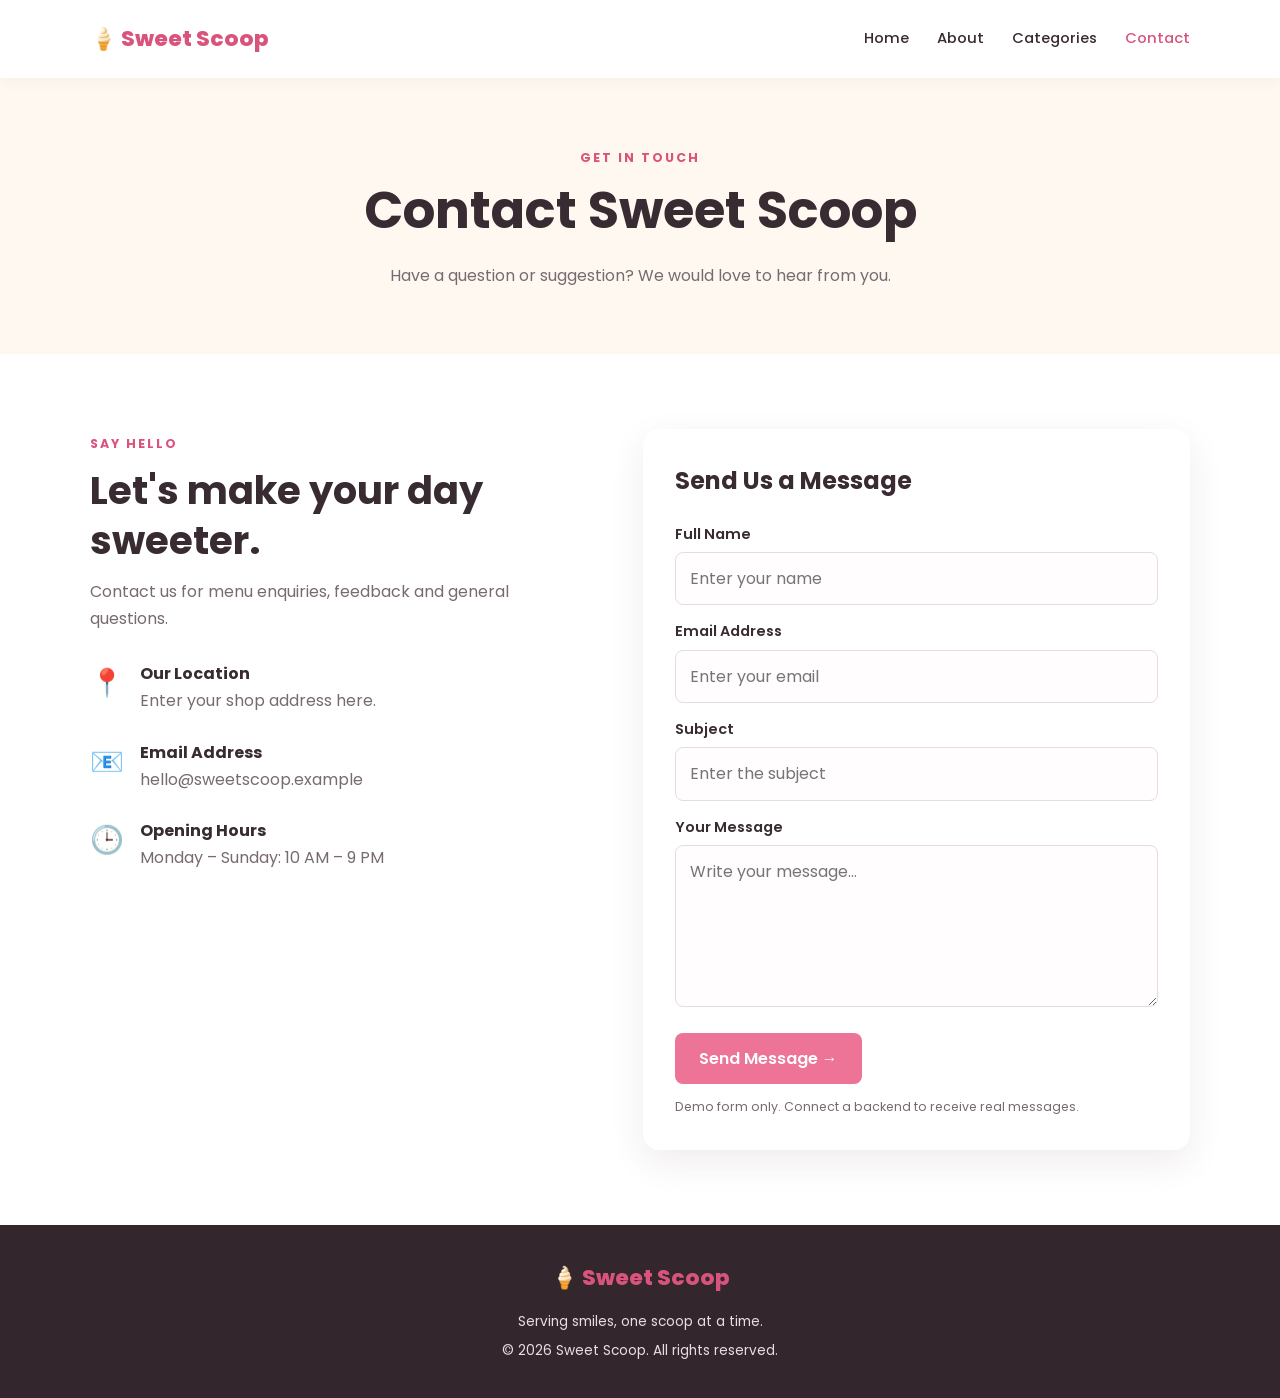
<file: contact.html>
<!DOCTYPE html>
<html lang="en">
<head>
  <meta charset="UTF-8">
  <meta name="viewport" content="width=device-width, initial-scale=1.0">
  <title>Contact | Sweet Scoop</title>
  <link rel="stylesheet" href="style.css">
  <script src="script.js" defer></script>
</head>
<body>
  <header class="navbar">
    <a class="logo" href="index.html">🍦 Sweet Scoop</a>
    <button class="menu-toggle" aria-label="Toggle navigation" aria-expanded="false">☰</button>
    <nav class="nav-links">
      <a href="index.html">Home</a>
      <a href="about.html">About</a>
      <a href="categories.html">Categories</a>
      <a class="active" href="contact.html">Contact</a>
    </nav>
  </header>

  <main>
    <section class="page-banner">
      <span class="eyebrow">GET IN TOUCH</span>
      <h1>Contact Sweet Scoop</h1>
      <p>Have a question or suggestion? We would love to hear from you.</p>
    </section>

    <section class="contact-section">
      <div class="contact-details">
        <span class="eyebrow">SAY HELLO</span>
        <h2>Let's make your day sweeter.</h2>
        <p>Contact us for menu enquiries, feedback and general questions.</p>

        <div class="contact-item">
          <span>📍</span>
          <div><h3>Our Location</h3><p>Enter your shop address here.</p></div>
        </div>
        <div class="contact-item">
          <span>📧</span>
          <div><h3>Email Address</h3><p>hello@sweetscoop.example</p></div>
        </div>
        <div class="contact-item">
          <span>🕒</span>
          <div><h3>Opening Hours</h3><p>Monday – Sunday: 10 AM – 9 PM</p></div>
        </div>
      </div>

      <form class="contact-form" id="contact-form">
        <h2>Send Us a Message</h2>

        <label for="name">Full Name</label>
        <input id="name" name="name" type="text" placeholder="Enter your name" required>

        <label for="email">Email Address</label>
        <input id="email" name="email" type="email" placeholder="Enter your email" required>

        <label for="subject">Subject</label>
        <input id="subject" name="subject" type="text" placeholder="Enter the subject" required>

        <label for="message">Your Message</label>
        <textarea id="message" name="message" rows="5" placeholder="Write your message..." required></textarea>

        <button class="btn" type="submit">Send Message →</button>
        <p id="form-message" role="status" aria-live="polite"></p>
        <p class="small-note">Demo form only. Connect a backend to receive real messages.</p>
      </form>
    </section>
  </main>

  <footer class="footer">
    <a class="logo" href="index.html">🍦 Sweet Scoop</a>
    <p>Serving smiles, one scoop at a time.</p>
    <p>© <span class="year"></span> Sweet Scoop. All rights reserved.</p>
  </footer>
</body>
</html>
</file>
<file: style.css>
@import url('https://fonts.googleapis.com/css2?family=Poppins:wght@400;500;600;700;800&display=swap');

:root {
  --pink: #ed7397;
  --dark-pink: #d9547c;
  --cream: #fff8f0;
  --dark: #382b31;
  --muted: #776a70;
  --white: #ffffff;
  --shadow: 0 12px 35px rgba(90, 43, 62, 0.09);
}

* {
  margin: 0;
  padding: 0;
  box-sizing: border-box;
}

html { scroll-behavior: smooth; }

body {
  font-family: 'Poppins', sans-serif;
  color: var(--dark);
  background: var(--white);
  line-height: 1.7;
}

a { color: inherit; text-decoration: none; }
button, input, textarea { font: inherit; }
button { cursor: pointer; }
img { display: block; max-width: 100%; }
p { color: var(--muted); }

.navbar {
  min-height: 78px;
  padding: 16px 7%;
  display: flex;
  justify-content: space-between;
  align-items: center;
  gap: 24px;
  background: white;
  position: sticky;
  top: 0;
  z-index: 10;
  box-shadow: 0 3px 15px rgba(0,0,0,.04);
}

.logo {
  font-size: 1.35rem;
  font-weight: 800;
  color: var(--dark-pink);
  white-space: nowrap;
}

.nav-links { display: flex; align-items: center; gap: 28px; }
.nav-links a { font-size: .92rem; font-weight: 500; }
.nav-links a:hover, .nav-links a.active { color: var(--dark-pink); }

.menu-toggle {
  display: none;
  border: 0;
  background: transparent;
  font-size: 1.7rem;
  color: var(--dark);
}

.hero {
  display: grid;
  grid-template-columns: 1fr 1fr;
  gap: 50px;
  align-items: center;
  padding: 75px 7%;
  background: var(--cream);
}

.hero-content { max-width: 560px; }
.eyebrow {
  display: inline-block;
  color: var(--dark-pink);
  font-weight: 700;
  font-size: .78rem;
  letter-spacing: 2px;
  margin-bottom: 12px;
}

.hero h1, .page-banner h1 {
  font-size: clamp(2.3rem, 5vw, 4.1rem);
  line-height: 1.2;
  margin-bottom: 20px;
}

.hero h1 span { color: var(--dark-pink); }
.hero-content p { margin-bottom: 28px; max-width: 490px; }

.hero-image img {
  width: 100%;
  height: 390px;
  object-fit: cover;
  border-radius: 45% 45% 18px 18px;
  box-shadow: var(--shadow);
}

.btn {
  display: inline-block;
  padding: 12px 24px;
  background: var(--pink);
  color: white;
  border: 0;
  border-radius: 8px;
  font-weight: 600;
  transition: .25s;
}

.btn:hover { background: var(--dark-pink); transform: translateY(-2px); }
.btn-light { background: #fff0f4; color: var(--dark-pink); }

.section { padding: 75px 7%; }
.section-heading { text-align: center; margin-bottom: 38px; }
.section-heading h2, .about-content h2, .contact-details h2 {
  font-size: clamp(1.8rem, 3vw, 2.5rem);
  line-height: 1.3;
  margin-bottom: 12px;
}

.product-grid {
  display: grid;
  grid-template-columns: repeat(3, minmax(0, 1fr));
  gap: 25px;
}

.product-card {
  overflow: hidden;
  border-radius: 14px;
  background: white;
  box-shadow: var(--shadow);
  transition: transform .25s;
}

.product-card:hover { transform: translateY(-5px); }
.product-card img { width: 100%; height: 220px; object-fit: cover; }
.product-info { padding: 20px; }
.product-info h3 { font-size: 1.08rem; margin-bottom: 5px; }
.product-info p { font-size: .9rem; margin-bottom: 15px; }

.product-bottom {
  display: flex;
  align-items: center;
  justify-content: space-between;
  gap: 12px;
}

.product-bottom strong { color: var(--dark-pink); font-size: 1.15rem; }
.add-btn {
  border: 0;
  border-radius: 7px;
  padding: 8px 15px;
  background: #fff0f4;
  color: var(--dark-pink);
  font-weight: 700;
}
.add-btn:hover { background: var(--pink); color: white; }
.center { text-align: center; margin-top: 35px; }

.promo {
  margin: 0 7% 75px;
  padding: 55px;
  border-radius: 20px;
  background: #fff0f4;
  text-align: center;
}
.promo h2 { font-size: clamp(1.8rem, 4vw, 2.6rem); margin-bottom: 12px; }
.promo p { margin-bottom: 24px; }

.page-banner {
  text-align: center;
  padding: 65px 7%;
  background: var(--cream);
}
.page-banner h1 { font-size: clamp(2.1rem, 4vw, 3.2rem); }
.page-banner p { max-width: 650px; margin: auto; }

.about-section {
  display: grid;
  grid-template-columns: 1fr 1fr;
  gap: 55px;
  align-items: center;
  padding: 75px 7%;
}
.about-image img { width: 100%; height: 400px; object-fit: cover; border-radius: 18px; }
.about-content p { margin-bottom: 16px; }
.about-content .btn { margin-top: 10px; }

.soft-bg { background: var(--cream); }
.feature-grid {
  display: grid;
  grid-template-columns: repeat(3, minmax(0, 1fr));
  gap: 24px;
}
.feature-card {
  background: white;
  padding: 30px 22px;
  border-radius: 14px;
  text-align: center;
  box-shadow: var(--shadow);
}
.feature-icon { font-size: 2.4rem; margin-bottom: 12px; }
.feature-card h3 { margin-bottom: 8px; }

.filter-buttons {
  display: flex;
  justify-content: center;
  flex-wrap: wrap;
  gap: 12px;
  margin-bottom: 35px;
}
.filter-btn {
  padding: 10px 19px;
  border: 1px solid #f1c5d2;
  border-radius: 25px;
  background: white;
  color: var(--dark);
}
.filter-btn:hover, .filter-btn.selected {
  background: var(--pink);
  color: white;
  border-color: var(--pink);
}
.product-card.hidden { display: none; }

.cart-panel {
  margin: 45px auto 0;
  max-width: 650px;
  padding: 28px;
  border-radius: 14px;
  background: var(--cream);
}
.cart-panel h2 { margin-bottom: 15px; }
#cart-items { padding-left: 22px; margin-bottom: 15px; }
#cart-items li { margin: 8px 0; }
.cart-total { margin-bottom: 18px; font-size: 1.1rem; }
.cart-total strong { color: var(--dark-pink); }
.small-note { font-size: .78rem; margin-top: 12px; }

.contact-section {
  display: grid;
  grid-template-columns: 1fr 1.1fr;
  gap: 55px;
  padding: 75px 7%;
  align-items: start;
}
.contact-details > p { margin-bottom: 28px; }
.contact-item { display: flex; gap: 16px; margin: 24px 0; }
.contact-item > span { font-size: 1.7rem; }
.contact-item h3 { font-size: 1rem; }
.contact-form {
  padding: 32px;
  border-radius: 16px;
  box-shadow: var(--shadow);
  background: white;
}
.contact-form h2 { margin-bottom: 20px; }
.contact-form label { display: block; margin: 14px 0 6px; font-weight: 600; font-size: .9rem; }
.contact-form input, .contact-form textarea {
  width: 100%;
  padding: 12px 14px;
  border: 1px solid #e6dce0;
  border-radius: 8px;
  background: #fffdfd;
  outline: none;
}
.contact-form input:focus, .contact-form textarea:focus { border-color: var(--pink); }
.contact-form textarea { resize: vertical; }
.contact-form .btn { margin-top: 18px; }
#form-message { margin-top: 12px; font-size: .9rem; }

.footer {
  text-align: center;
  padding: 35px 7%;
  background: #34262d;
  color: white;
}
.footer .logo { display: inline-block; margin-bottom: 8px; }
.footer p { color: #eadde2; font-size: .85rem; margin-top: 6px; }

@media (max-width: 800px) {
  .navbar { flex-wrap: wrap; }
  .menu-toggle { display: block; }
  .nav-links {
    display: none;
    flex-direction: column;
    align-items: flex-start;
    gap: 15px;
    width: 100%;
    padding: 12px 0;
  }
  .nav-links.open { display: flex; }
  .hero, .about-section, .contact-section { grid-template-columns: 1fr; }
  .hero { gap: 30px; padding-top: 50px; }
  .hero-image img { height: 300px; }
  .product-grid { grid-template-columns: repeat(2, minmax(0, 1fr)); }
  .feature-grid { grid-template-columns: 1fr; }
  .about-section, .contact-section { gap: 30px; }
}

@media (max-width: 520px) {
  .section { padding: 50px 5%; }
  .hero, .about-section, .contact-section { padding: 45px 5%; }
  .page-banner { padding: 45px 5%; }
  .product-grid { grid-template-columns: 1fr; }
  .product-card img { height: 240px; }
  .promo { margin: 0 5% 50px; padding: 35px 20px; }
  .contact-form { padding: 22px; }
}
</file>
